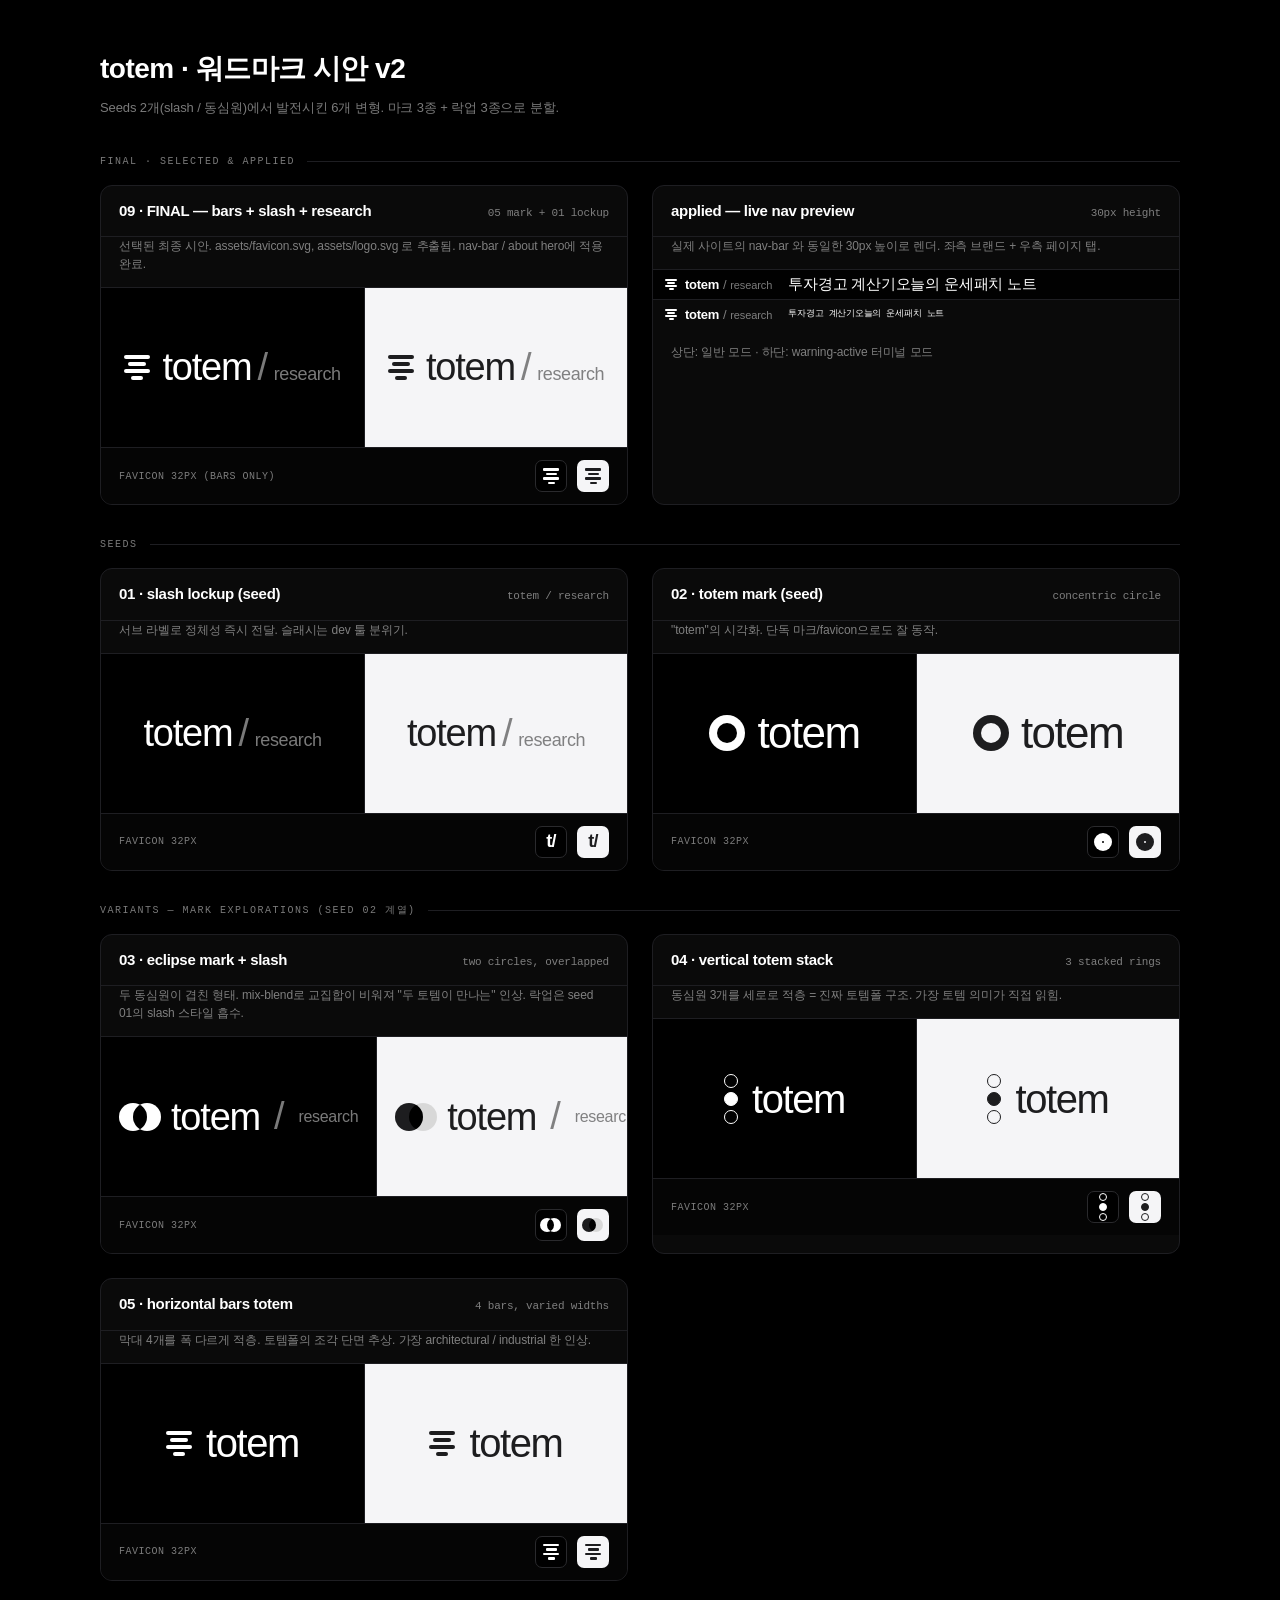
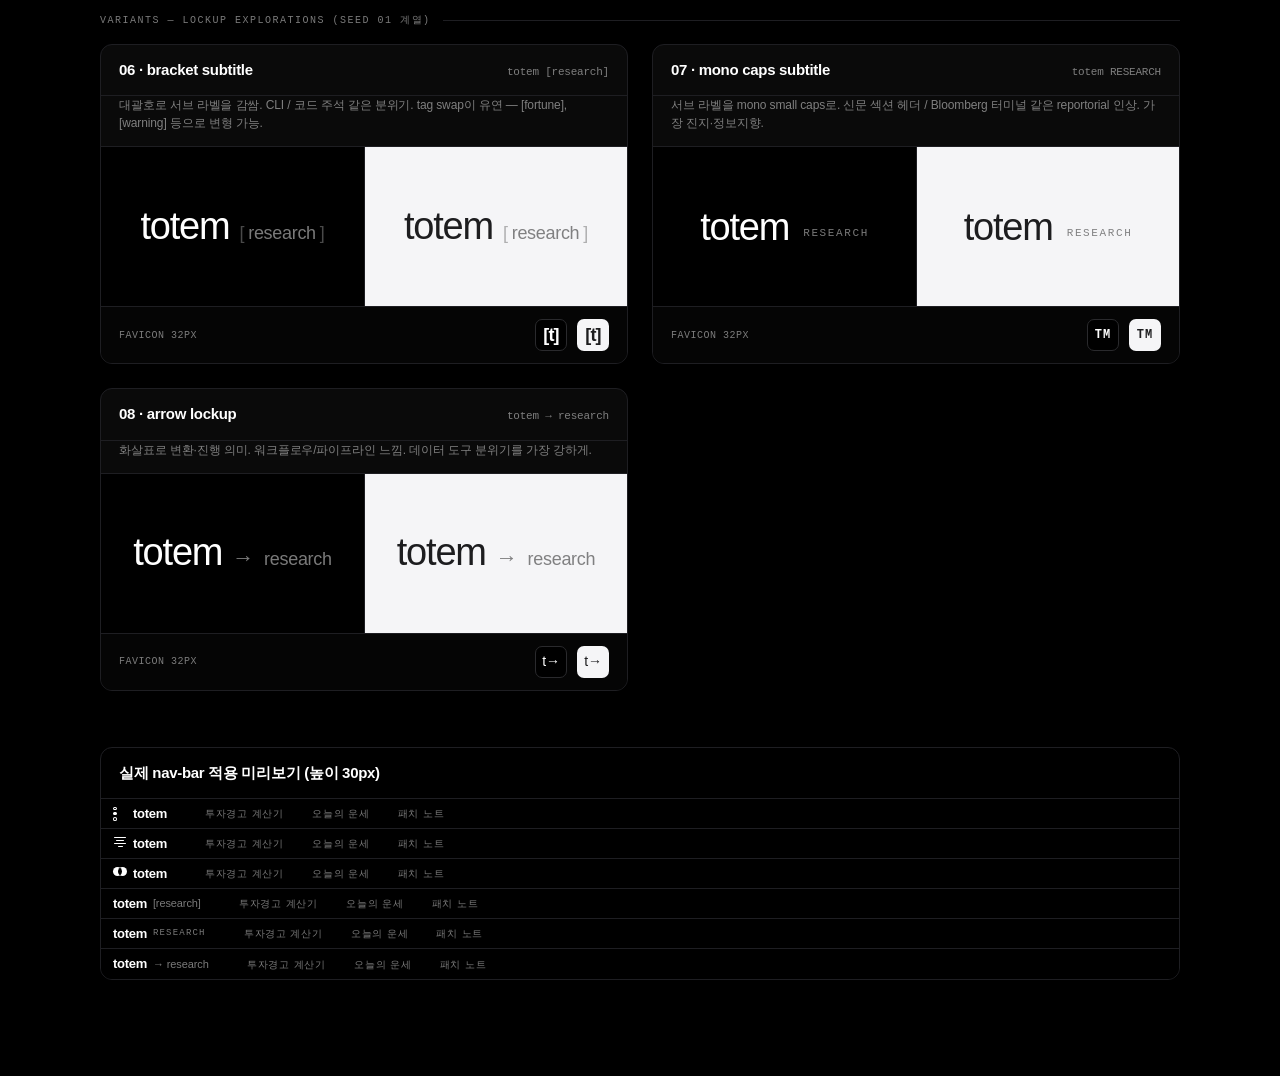
<file: logo-mockups.html>
<!doctype html>
<html lang="ko">
<head>
  <meta charset="utf-8" />
  <meta name="viewport" content="width=device-width, initial-scale=1" />
  <title>totem · logo mockups v2</title>
  <style>
    :root {
      --bg-dark: #000;
      --bg-light: #f5f5f7;
      --ink-dark: #1d1d1f;
      --ink-light: #fff;
      --muted: rgba(255,255,255,0.48);
      --muted-light: rgba(0,0,0,0.48);
      --hair: #1e1e22;
      --blue: #2997ff;
      --font-display: 'SF Pro Display', 'Helvetica Neue', Helvetica, Arial, sans-serif;
      --font-text: 'SF Pro Text', 'Helvetica Neue', Helvetica, Arial, sans-serif;
      --mono: 'SF Mono', Menlo, Consolas, monospace;
    }
    * { box-sizing: border-box; margin: 0; padding: 0; }
    body {
      background: var(--bg-dark);
      color: var(--ink-light);
      font-family: var(--font-text);
      font-size: 15px;
      line-height: 1.5;
      letter-spacing: -0.224px;
      padding: 48px 24px 96px;
    }
    .page { max-width: 1080px; margin: 0 auto; }
    h1 {
      font-family: var(--font-display);
      font-size: 28px;
      font-weight: 600;
      letter-spacing: -0.5px;
      margin-bottom: 8px;
    }
    .subtitle {
      color: var(--muted);
      font-size: 13px;
      margin-bottom: 36px;
      letter-spacing: -0.12px;
    }
    .section-label {
      font-family: var(--mono);
      font-size: 10px;
      letter-spacing: 1.5px;
      text-transform: uppercase;
      color: var(--muted);
      margin: 32px 0 16px;
      display: flex; align-items: center; gap: 12px;
    }
    .section-label::after {
      content: '';
      flex: 1;
      height: 1px;
      background: var(--hair);
    }
    .grid {
      display: grid;
      grid-template-columns: repeat(2, 1fr);
      gap: 24px;
    }
    @media (max-width: 720px) { .grid { grid-template-columns: 1fr; } }

    .card {
      border: 1px solid var(--hair);
      border-radius: 12px;
      overflow: hidden;
      background: #0a0a0a;
    }
    .card-head {
      padding: 14px 18px;
      border-bottom: 1px solid var(--hair);
      display: flex; align-items: baseline; justify-content: space-between; gap: 12px;
    }
    .card-head .num { font-family: var(--mono); font-size: 11px; color: var(--muted); }
    .card-head .name {
      font-family: var(--font-display);
      font-size: 15px;
      font-weight: 600;
      letter-spacing: -0.3px;
    }
    .card-note {
      padding: 0 18px 14px;
      font-size: 12px;
      color: var(--muted);
      letter-spacing: -0.12px;
    }
    .stage {
      display: grid;
      grid-template-columns: 1fr 1fr;
      border-top: 1px solid var(--hair);
      min-height: 160px;
    }
    .stage > div {
      display: flex; align-items: center; justify-content: center;
      padding: 36px 18px;
    }
    .stage .dark { background: var(--bg-dark); }
    .stage .light { background: var(--bg-light); border-left: 1px solid var(--hair); }

    .favbar {
      display: flex; gap: 10px; align-items: center;
      padding: 12px 18px;
      border-top: 1px solid var(--hair);
      background: #050505;
    }
    .favbar .label {
      font-family: var(--mono);
      font-size: 10px;
      color: var(--muted);
      margin-right: auto;
      text-transform: uppercase;
      letter-spacing: 0.5px;
    }
    .fav { width: 32px; height: 32px; border-radius: 7px; display: flex; align-items: center; justify-content: center; flex: none; }
    .fav.dark { background: #000; border: 1px solid #2a2a2d; }
    .fav.light { background: #f5f5f7; }

    /* Base wordmark */
    .wm {
      font-family: var(--font-display);
      font-weight: 500;
      font-size: 44px;
      line-height: 1;
      letter-spacing: -1.6px;
    }
    .wm.on-dark { color: #fff; }
    .wm.on-light { color: #1d1d1f; }

    /* ───── SEEDS ───── */

    /* Seed A — slash lockup (original 03) */
    .seed-a .lock { display: inline-flex; align-items: baseline; gap: 6px; }
    .seed-a .wm { font-size: 38px; letter-spacing: -1.2px; }
    .seed-a .sep { font-size: 38px; font-family: var(--font-display); font-weight: 300; }
    .seed-a .sep.on-dark { color: var(--muted); }
    .seed-a .sep.on-light { color: var(--muted-light); }
    .seed-a .tag { font-family: var(--font-display); font-size: 18px; font-weight: 400; letter-spacing: -0.4px; }
    .seed-a .tag.on-dark { color: var(--muted); }
    .seed-a .tag.on-light { color: var(--muted-light); }

    /* Seed B — totem mark (original 04) */
    .seed-b .lock { display: inline-flex; align-items: center; gap: 12px; }
    .mark-concentric {
      width: 36px; height: 36px; border-radius: 50%; position: relative;
    }
    .mark-concentric.on-dark { background: #fff; }
    .mark-concentric.on-light { background: #1d1d1f; }
    .mark-concentric::after {
      content: ''; position: absolute; inset: 8px; border-radius: 50%;
    }
    .mark-concentric.on-dark::after { background: #000; }
    .mark-concentric.on-light::after { background: #f5f5f7; }

    /* ───── VARIANT 03 — eclipse + slash ───── */
    .v03 .lock { display: inline-flex; align-items: center; gap: 14px; }
    .v03 .wm { font-size: 38px; letter-spacing: -1.2px; }
    .mark-eclipse {
      position: relative; width: 38px; height: 28px;
    }
    .mark-eclipse .c1, .mark-eclipse .c2 {
      position: absolute; top: 0; width: 28px; height: 28px; border-radius: 50%;
    }
    .mark-eclipse .c1 { left: 0; }
    .mark-eclipse .c2 { left: 14px; mix-blend-mode: difference; }
    .mark-eclipse.on-dark .c1, .mark-eclipse.on-dark .c2 { background: #fff; }
    .mark-eclipse.on-light .c1, .mark-eclipse.on-light .c2 { background: #1d1d1f; }
    .v03 .sep { font-family: var(--font-display); font-size: 38px; font-weight: 300; }
    .v03 .sep.on-dark { color: var(--muted); }
    .v03 .sep.on-light { color: var(--muted-light); }
    .v03 .tag { font-family: var(--font-display); font-size: 16px; font-weight: 400; letter-spacing: -0.3px; }
    .v03 .tag.on-dark { color: var(--muted); }
    .v03 .tag.on-light { color: var(--muted-light); }

    /* ───── VARIANT 04 — vertical totem stack (3 rings) + wordmark ───── */
    .v04 .lock { display: inline-flex; align-items: center; gap: 14px; }
    .v04 .wm { font-size: 40px; letter-spacing: -1.4px; }
    .mark-stack {
      display: flex; flex-direction: column; gap: 4px;
    }
    .mark-stack .ring {
      width: 14px; height: 14px; border-radius: 50%;
      border: 1.5px solid;
    }
    .mark-stack.on-dark .ring { border-color: #fff; }
    .mark-stack.on-light .ring { border-color: #1d1d1f; }
    .mark-stack .ring.solid { background: currentColor; }
    .mark-stack.on-dark .ring.solid { background: #fff; color: #fff; }
    .mark-stack.on-light .ring.solid { background: #1d1d1f; color: #1d1d1f; }

    /* ───── VARIANT 05 — horizontal bars totem + wordmark ───── */
    .v05 .lock { display: inline-flex; align-items: center; gap: 14px; }
    .v05 .wm { font-size: 40px; letter-spacing: -1.4px; }
    .mark-bars {
      display: flex; flex-direction: column; gap: 3px; align-items: center;
    }
    .mark-bars .bar { height: 4px; border-radius: 2px; }
    .mark-bars.on-dark .bar { background: #fff; }
    .mark-bars.on-light .bar { background: #1d1d1f; }
    .mark-bars .bar.b1 { width: 26px; }
    .mark-bars .bar.b2 { width: 18px; }
    .mark-bars .bar.b3 { width: 26px; }
    .mark-bars .bar.b4 { width: 12px; }

    /* ───── VARIANT 06 — bracket subtitle ───── */
    .v06 .lock { display: inline-flex; align-items: baseline; gap: 10px; }
    .v06 .wm { font-size: 38px; letter-spacing: -1.2px; }
    .v06 .br {
      font-family: var(--font-display);
      font-size: 18px;
      font-weight: 400;
      letter-spacing: -0.3px;
      display: inline-flex; align-items: baseline; gap: 4px;
    }
    .v06 .br.on-dark { color: var(--muted); }
    .v06 .br.on-light { color: var(--muted-light); }
    .v06 .br .b { font-weight: 300; opacity: 0.6; }

    /* ───── VARIANT 07 — mono caps subtitle ───── */
    .v07 .lock { display: inline-flex; align-items: baseline; gap: 14px; }
    .v07 .wm { font-size: 38px; letter-spacing: -1.2px; }
    .v07 .caps {
      font-family: var(--mono);
      font-size: 11px;
      font-weight: 500;
      letter-spacing: 1.6px;
      text-transform: uppercase;
      transform: translateY(-4px);
    }
    .v07 .caps.on-dark { color: var(--muted); }
    .v07 .caps.on-light { color: var(--muted-light); }

    /* ───── VARIANT 08 — arrow lockup ───── */
    .v08 .lock { display: inline-flex; align-items: baseline; gap: 10px; }
    .v08 .wm { font-size: 38px; letter-spacing: -1.2px; }
    .v08 .arrow {
      font-family: var(--font-display);
      font-size: 22px;
      font-weight: 300;
    }
    .v08 .arrow.on-dark { color: var(--muted); }
    .v08 .arrow.on-light { color: var(--muted-light); }
    .v08 .tag {
      font-family: var(--font-display);
      font-size: 18px; font-weight: 400; letter-spacing: -0.3px;
    }
    .v08 .tag.on-dark { color: var(--muted); }
    .v08 .tag.on-light { color: var(--muted-light); }

    /* ───── Favicon helpers ───── */
    .fav-wm-text { font-family: var(--font-display); font-weight: 600; font-size: 18px; letter-spacing: -0.8px; }
    .fav.dark .fav-wm-text { color: #fff; }
    .fav.light .fav-wm-text { color: #1d1d1f; }
    .fav-stack { display: flex; flex-direction: column; gap: 2px; }
    .fav-stack .r { width: 8px; height: 8px; border-radius: 50%; border: 1.2px solid; }
    .fav.dark .fav-stack .r { border-color: #fff; }
    .fav.light .fav-stack .r { border-color: #1d1d1f; }
    .fav.dark .fav-stack .r.solid { background: #fff; }
    .fav.light .fav-stack .r.solid { background: #1d1d1f; }
    .fav-bars { display: flex; flex-direction: column; gap: 2px; align-items: center; }
    .fav-bars .b { height: 2.5px; border-radius: 1px; }
    .fav.dark .fav-bars .b { background: #fff; }
    .fav.light .fav-bars .b { background: #1d1d1f; }
    .fav-eclipse { position: relative; width: 22px; height: 14px; }
    .fav-eclipse .c1, .fav-eclipse .c2 { position: absolute; width: 14px; height: 14px; border-radius: 50%; top: 0; }
    .fav-eclipse .c1 { left: 0; }
    .fav-eclipse .c2 { left: 7px; mix-blend-mode: difference; }
    .fav.dark .fav-eclipse .c1, .fav.dark .fav-eclipse .c2 { background: #fff; }
    .fav.light .fav-eclipse .c1, .fav.light .fav-eclipse .c2 { background: #1d1d1f; }
    .fav-arrow { font-family: var(--font-display); font-size: 14px; font-weight: 400; }
    .fav.dark .fav-arrow { color: #fff; }
    .fav.light .fav-arrow { color: #1d1d1f; }

    /* Nav preview */
    .nav-preview {
      margin-top: 56px;
      border: 1px solid var(--hair);
      border-radius: 12px;
      overflow: hidden;
    }
    .nav-preview h2 {
      padding: 14px 18px;
      font-family: var(--font-display);
      font-size: 15px;
      font-weight: 600;
      letter-spacing: -0.3px;
      border-bottom: 1px solid var(--hair);
    }
    .nav-row {
      display: flex; align-items: center;
      height: 30px;
      background: rgba(0,0,0,0.85);
      border-bottom: 1px solid var(--hair);
      padding: 0 12px;
      gap: 8px;
    }
    .nav-row:last-child { border-bottom: none; }
    .nav-row .nv-brand {
      display: inline-flex; align-items: center; gap: 6px;
      margin-right: 16px;
    }
    .nav-row .nv-text {
      font-family: var(--font-display);
      color: #fff;
      font-size: 13px;
      font-weight: 600;
      letter-spacing: -0.3px;
    }
    .nav-row .nv-tag {
      font-family: var(--font-display);
      color: var(--muted);
      font-size: 11px;
      font-weight: 400;
      letter-spacing: -0.1px;
    }
    .nav-row .nv-tag-mono {
      font-family: var(--mono);
      color: var(--muted);
      font-size: 9px;
      letter-spacing: 1.2px;
      text-transform: uppercase;
    }
    .nav-row .nv-mark-mini {
      width: 14px; height: 14px;
    }
    .mini-stack { display: flex; flex-direction: column; gap: 1.5px; }
    .mini-stack .r { width: 4px; height: 4px; border-radius: 50%; border: 1px solid #fff; }
    .mini-stack .r.solid { background: #fff; }
    .mini-bars { display: flex; flex-direction: column; gap: 1.5px; align-items: center; }
    .mini-bars .b { background: #fff; height: 1.5px; border-radius: 1px; }
    .mini-eclipse { position: relative; width: 14px; height: 9px; }
    .mini-eclipse .c1, .mini-eclipse .c2 { position: absolute; width: 9px; height: 9px; border-radius: 50%; top: 0; background: #fff; }
    .mini-eclipse .c1 { left: 0; }
    .mini-eclipse .c2 { left: 5px; mix-blend-mode: difference; }
    .nav-row .nv-items {
      display: flex; gap: 0;
      font-family: var(--font-display);
      font-size: 10px;
      font-weight: 500;
      letter-spacing: 0.8px;
      text-transform: uppercase;
      color: var(--muted);
    }
    .nav-row .nv-items span { padding: 0 14px; display: flex; align-items: center; height: 30px; }
  </style>
</head>
<body>
  <div class="page">
    <h1>totem · 워드마크 시안 v2</h1>
    <p class="subtitle">Seeds 2개(slash / 동심원)에서 발전시킨 6개 변형. 마크 3종 + 락업 3종으로 분할.</p>

    <!-- ───── FINAL CHOICE ───── -->
    <div class="section-label">final · selected & applied</div>
    <div class="grid">
      <div class="card v05">
        <div class="card-head"><span class="name">09 · FINAL — bars + slash + research</span><span class="num">05 mark + 01 lockup</span></div>
        <div class="card-note">선택된 최종 시안. assets/favicon.svg, assets/logo.svg 로 추출됨. nav-bar / about hero에 적용 완료.</div>
        <div class="stage">
          <div class="dark"><span class="lock" style="display:inline-flex;align-items:baseline;gap:6px">
            <span class="mark-bars on-dark" style="align-self:center;margin-right:6px">
              <span class="bar b1"></span><span class="bar b2"></span><span class="bar b3"></span><span class="bar b4"></span>
            </span>
            <span class="wm on-dark" style="font-size:38px;letter-spacing:-1.2px">totem</span>
            <span style="font-family:var(--font-display);font-size:38px;font-weight:300;color:var(--muted)">/</span>
            <span style="font-family:var(--font-display);font-size:18px;font-weight:400;letter-spacing:-0.4px;color:var(--muted)">research</span>
          </span></div>
          <div class="light"><span class="lock" style="display:inline-flex;align-items:baseline;gap:6px">
            <span class="mark-bars on-light" style="align-self:center;margin-right:6px">
              <span class="bar b1"></span><span class="bar b2"></span><span class="bar b3"></span><span class="bar b4"></span>
            </span>
            <span class="wm on-light" style="font-size:38px;letter-spacing:-1.2px">totem</span>
            <span style="font-family:var(--font-display);font-size:38px;font-weight:300;color:var(--muted-light)">/</span>
            <span style="font-family:var(--font-display);font-size:18px;font-weight:400;letter-spacing:-0.4px;color:var(--muted-light)">research</span>
          </span></div>
        </div>
        <div class="favbar"><span class="label">favicon 32px (bars only)</span>
          <div class="fav dark"><span class="fav-bars"><span class="b" style="width:16px"></span><span class="b" style="width:11px"></span><span class="b" style="width:16px"></span><span class="b" style="width:7px"></span></span></div>
          <div class="fav light"><span class="fav-bars"><span class="b" style="width:16px"></span><span class="b" style="width:11px"></span><span class="b" style="width:16px"></span><span class="b" style="width:7px"></span></span></div>
        </div>
      </div>

      <div class="card">
        <div class="card-head"><span class="name">applied — live nav preview</span><span class="num">30px height</span></div>
        <div class="card-note">실제 사이트의 nav-bar 와 동일한 30px 높이로 렌더. 좌측 브랜드 + 우측 페이지 탭.</div>
        <div style="background:rgba(0,0,0,0.85);border-top:1px solid var(--hair);padding:0 12px;height:30px;display:flex;align-items:center;gap:16px">
          <span style="display:inline-flex;align-items:baseline;gap:4px">
            <span class="nv-mark-mini mini-bars" style="align-self:center;margin-right:4px">
              <span class="b" style="width:12px"></span><span class="b" style="width:8px"></span><span class="b" style="width:12px"></span><span class="b" style="width:5px"></span>
            </span>
            <span style="font-family:var(--font-display);color:#fff;font-size:13px;font-weight:600;letter-spacing:-0.3px">totem</span>
            <span style="font-family:var(--font-display);color:var(--muted);font-size:13px;font-weight:300">/</span>
            <span style="font-family:var(--font-display);color:var(--muted);font-size:11px;font-weight:400;letter-spacing:-0.1px">research</span>
          </span>
          <div class="nv-items"><span>투자경고 계산기</span><span>오늘의 운세</span><span>패치 노트</span></div>
        </div>
        <div style="background:#0A0A0A;border-top:1px solid var(--hair);padding:0 12px;height:30px;display:flex;align-items:center;gap:16px">
          <span style="display:inline-flex;align-items:baseline;gap:4px">
            <span class="nv-mark-mini mini-bars" style="align-self:center;margin-right:4px">
              <span class="b" style="width:12px"></span><span class="b" style="width:8px"></span><span class="b" style="width:12px"></span><span class="b" style="width:5px"></span>
            </span>
            <span style="font-family:var(--font-display);color:#fff;font-size:13px;font-weight:600;letter-spacing:-0.3px">totem</span>
            <span style="font-family:var(--font-display);color:var(--muted);font-size:13px;font-weight:300">/</span>
            <span style="font-family:var(--font-display);color:var(--muted);font-size:11px;font-weight:400;letter-spacing:-0.1px">research</span>
          </span>
          <div class="nv-items" style="font-family:var(--mono);font-size:9px"><span>투자경고 계산기</span><span>오늘의 운세</span><span>패치 노트</span></div>
        </div>
        <div class="card-note" style="padding:14px 18px 18px">상단: 일반 모드 · 하단: warning-active 터미널 모드</div>
      </div>
    </div>

    <!-- ───── SEEDS ───── -->
    <div class="section-label">seeds</div>
    <div class="grid">

      <div class="card seed-a">
        <div class="card-head"><span class="name">01 · slash lockup (seed)</span><span class="num">totem / research</span></div>
        <div class="card-note">서브 라벨로 정체성 즉시 전달. 슬래시는 dev 툴 분위기.</div>
        <div class="stage">
          <div class="dark"><span class="lock">
            <span class="wm on-dark">totem</span>
            <span class="sep on-dark">/</span>
            <span class="tag on-dark">research</span>
          </span></div>
          <div class="light"><span class="lock">
            <span class="wm on-light">totem</span>
            <span class="sep on-light">/</span>
            <span class="tag on-light">research</span>
          </span></div>
        </div>
        <div class="favbar"><span class="label">favicon 32px</span>
          <div class="fav dark"><span class="fav-wm-text">t/</span></div>
          <div class="fav light"><span class="fav-wm-text">t/</span></div>
        </div>
      </div>

      <div class="card seed-b">
        <div class="card-head"><span class="name">02 · totem mark (seed)</span><span class="num">concentric circle</span></div>
        <div class="card-note">"totem"의 시각화. 단독 마크/favicon으로도 잘 동작.</div>
        <div class="stage">
          <div class="dark"><span class="lock">
            <span class="mark-concentric on-dark"></span>
            <span class="wm on-dark">totem</span>
          </span></div>
          <div class="light"><span class="lock">
            <span class="mark-concentric on-light"></span>
            <span class="wm on-light">totem</span>
          </span></div>
        </div>
        <div class="favbar"><span class="label">favicon 32px</span>
          <div class="fav dark"><span class="mark-concentric on-dark" style="width:18px;height:18px"></span></div>
          <div class="fav light"><span class="mark-concentric on-light" style="width:18px;height:18px"></span></div>
        </div>
      </div>

    </div>

    <!-- ───── MARK VARIANTS ───── -->
    <div class="section-label">variants — mark explorations (seed 02 계열)</div>
    <div class="grid">

      <!-- 03 eclipse + slash -->
      <div class="card v03">
        <div class="card-head"><span class="name">03 · eclipse mark + slash</span><span class="num">two circles, overlapped</span></div>
        <div class="card-note">두 동심원이 겹친 형태. mix-blend로 교집합이 비워져 "두 토템이 만나는" 인상. 락업은 seed 01의 slash 스타일 흡수.</div>
        <div class="stage">
          <div class="dark"><span class="lock">
            <span class="mark-eclipse on-dark"><span class="c1"></span><span class="c2"></span></span>
            <span class="wm on-dark">totem</span>
            <span class="sep on-dark">/</span>
            <span class="tag on-dark">research</span>
          </span></div>
          <div class="light"><span class="lock">
            <span class="mark-eclipse on-light"><span class="c1"></span><span class="c2"></span></span>
            <span class="wm on-light">totem</span>
            <span class="sep on-light">/</span>
            <span class="tag on-light">research</span>
          </span></div>
        </div>
        <div class="favbar"><span class="label">favicon 32px</span>
          <div class="fav dark"><span class="fav-eclipse"><span class="c1"></span><span class="c2"></span></span></div>
          <div class="fav light"><span class="fav-eclipse"><span class="c1"></span><span class="c2"></span></span></div>
        </div>
      </div>

      <!-- 04 vertical totem stack -->
      <div class="card v04">
        <div class="card-head"><span class="name">04 · vertical totem stack</span><span class="num">3 stacked rings</span></div>
        <div class="card-note">동심원 3개를 세로로 적층 = 진짜 토템폴 구조. 가장 토템 의미가 직접 읽힘.</div>
        <div class="stage">
          <div class="dark"><span class="lock">
            <span class="mark-stack on-dark">
              <span class="ring"></span><span class="ring solid"></span><span class="ring"></span>
            </span>
            <span class="wm on-dark">totem</span>
          </span></div>
          <div class="light"><span class="lock">
            <span class="mark-stack on-light">
              <span class="ring"></span><span class="ring solid"></span><span class="ring"></span>
            </span>
            <span class="wm on-light">totem</span>
          </span></div>
        </div>
        <div class="favbar"><span class="label">favicon 32px</span>
          <div class="fav dark"><span class="fav-stack"><span class="r"></span><span class="r solid"></span><span class="r"></span></span></div>
          <div class="fav light"><span class="fav-stack"><span class="r"></span><span class="r solid"></span><span class="r"></span></span></div>
        </div>
      </div>

      <!-- 05 horizontal bars totem -->
      <div class="card v05">
        <div class="card-head"><span class="name">05 · horizontal bars totem</span><span class="num">4 bars, varied widths</span></div>
        <div class="card-note">막대 4개를 폭 다르게 적층. 토템폴의 조각 단면 추상. 가장 architectural / industrial 한 인상.</div>
        <div class="stage">
          <div class="dark"><span class="lock">
            <span class="mark-bars on-dark">
              <span class="bar b1"></span><span class="bar b2"></span><span class="bar b3"></span><span class="bar b4"></span>
            </span>
            <span class="wm on-dark">totem</span>
          </span></div>
          <div class="light"><span class="lock">
            <span class="mark-bars on-light">
              <span class="bar b1"></span><span class="bar b2"></span><span class="bar b3"></span><span class="bar b4"></span>
            </span>
            <span class="wm on-light">totem</span>
          </span></div>
        </div>
        <div class="favbar"><span class="label">favicon 32px</span>
          <div class="fav dark"><span class="fav-bars"><span class="b" style="width:16px"></span><span class="b" style="width:11px"></span><span class="b" style="width:16px"></span><span class="b" style="width:7px"></span></span></div>
          <div class="fav light"><span class="fav-bars"><span class="b" style="width:16px"></span><span class="b" style="width:11px"></span><span class="b" style="width:16px"></span><span class="b" style="width:7px"></span></span></div>
        </div>
      </div>

    </div>

    <!-- ───── LOCKUP VARIANTS ───── -->
    <div class="section-label">variants — lockup explorations (seed 01 계열)</div>
    <div class="grid">

      <!-- 06 bracket subtitle -->
      <div class="card v06">
        <div class="card-head"><span class="name">06 · bracket subtitle</span><span class="num">totem [research]</span></div>
        <div class="card-note">대괄호로 서브 라벨을 감쌈. CLI / 코드 주석 같은 분위기. tag swap이 유연 — [fortune], [warning] 등으로 변형 가능.</div>
        <div class="stage">
          <div class="dark"><span class="lock">
            <span class="wm on-dark">totem</span>
            <span class="br on-dark"><span class="b">[</span>research<span class="b">]</span></span>
          </span></div>
          <div class="light"><span class="lock">
            <span class="wm on-light">totem</span>
            <span class="br on-light"><span class="b">[</span>research<span class="b">]</span></span>
          </span></div>
        </div>
        <div class="favbar"><span class="label">favicon 32px</span>
          <div class="fav dark"><span class="fav-wm-text">[t]</span></div>
          <div class="fav light"><span class="fav-wm-text">[t]</span></div>
        </div>
      </div>

      <!-- 07 mono caps subtitle -->
      <div class="card v07">
        <div class="card-head"><span class="name">07 · mono caps subtitle</span><span class="num">totem RESEARCH</span></div>
        <div class="card-note">서브 라벨을 mono small caps로. 신문 섹션 헤더 / Bloomberg 터미널 같은 reportorial 인상. 가장 진지·정보지향.</div>
        <div class="stage">
          <div class="dark"><span class="lock">
            <span class="wm on-dark">totem</span>
            <span class="caps on-dark">RESEARCH</span>
          </span></div>
          <div class="light"><span class="lock">
            <span class="wm on-light">totem</span>
            <span class="caps on-light">RESEARCH</span>
          </span></div>
        </div>
        <div class="favbar"><span class="label">favicon 32px</span>
          <div class="fav dark"><span class="fav-wm-text" style="font-family:var(--mono);font-size:12px;letter-spacing:1px;font-weight:600">TM</span></div>
          <div class="fav light"><span class="fav-wm-text" style="font-family:var(--mono);font-size:12px;letter-spacing:1px;font-weight:600">TM</span></div>
        </div>
      </div>

      <!-- 08 arrow lockup -->
      <div class="card v08">
        <div class="card-head"><span class="name">08 · arrow lockup</span><span class="num">totem → research</span></div>
        <div class="card-note">화살표로 변환·진행 의미. 워크플로우/파이프라인 느낌. 데이터 도구 분위기를 가장 강하게.</div>
        <div class="stage">
          <div class="dark"><span class="lock">
            <span class="wm on-dark">totem</span>
            <span class="arrow on-dark">→</span>
            <span class="tag on-dark">research</span>
          </span></div>
          <div class="light"><span class="lock">
            <span class="wm on-light">totem</span>
            <span class="arrow on-light">→</span>
            <span class="tag on-light">research</span>
          </span></div>
        </div>
        <div class="favbar"><span class="label">favicon 32px</span>
          <div class="fav dark"><span class="fav-arrow">t→</span></div>
          <div class="fav light"><span class="fav-arrow">t→</span></div>
        </div>
      </div>

    </div>

    <!-- Nav preview -->
    <div class="nav-preview">
      <h2>실제 nav-bar 적용 미리보기 (높이 30px)</h2>

      <div class="nav-row">
        <span class="nv-brand">
          <span class="nv-mark-mini mini-stack"><span class="r"></span><span class="r solid"></span><span class="r"></span></span>
          <span class="nv-text">totem</span>
        </span>
        <div class="nv-items"><span>투자경고 계산기</span><span>오늘의 운세</span><span>패치 노트</span></div>
      </div>

      <div class="nav-row">
        <span class="nv-brand">
          <span class="nv-mark-mini mini-bars"><span class="b" style="width:12px"></span><span class="b" style="width:8px"></span><span class="b" style="width:12px"></span><span class="b" style="width:5px"></span></span>
          <span class="nv-text">totem</span>
        </span>
        <div class="nv-items"><span>투자경고 계산기</span><span>오늘의 운세</span><span>패치 노트</span></div>
      </div>

      <div class="nav-row">
        <span class="nv-brand">
          <span class="nv-mark-mini mini-eclipse"><span class="c1"></span><span class="c2"></span></span>
          <span class="nv-text">totem</span>
        </span>
        <div class="nv-items"><span>투자경고 계산기</span><span>오늘의 운세</span><span>패치 노트</span></div>
      </div>

      <div class="nav-row">
        <span class="nv-brand">
          <span class="nv-text">totem</span>
          <span class="nv-tag">[research]</span>
        </span>
        <div class="nv-items"><span>투자경고 계산기</span><span>오늘의 운세</span><span>패치 노트</span></div>
      </div>

      <div class="nav-row">
        <span class="nv-brand">
          <span class="nv-text">totem</span>
          <span class="nv-tag-mono">RESEARCH</span>
        </span>
        <div class="nv-items"><span>투자경고 계산기</span><span>오늘의 운세</span><span>패치 노트</span></div>
      </div>

      <div class="nav-row">
        <span class="nv-brand">
          <span class="nv-text">totem</span>
          <span class="nv-tag">→ research</span>
        </span>
        <div class="nv-items"><span>투자경고 계산기</span><span>오늘의 운세</span><span>패치 노트</span></div>
      </div>
    </div>

  </div>
</body>
</html>
</file>
